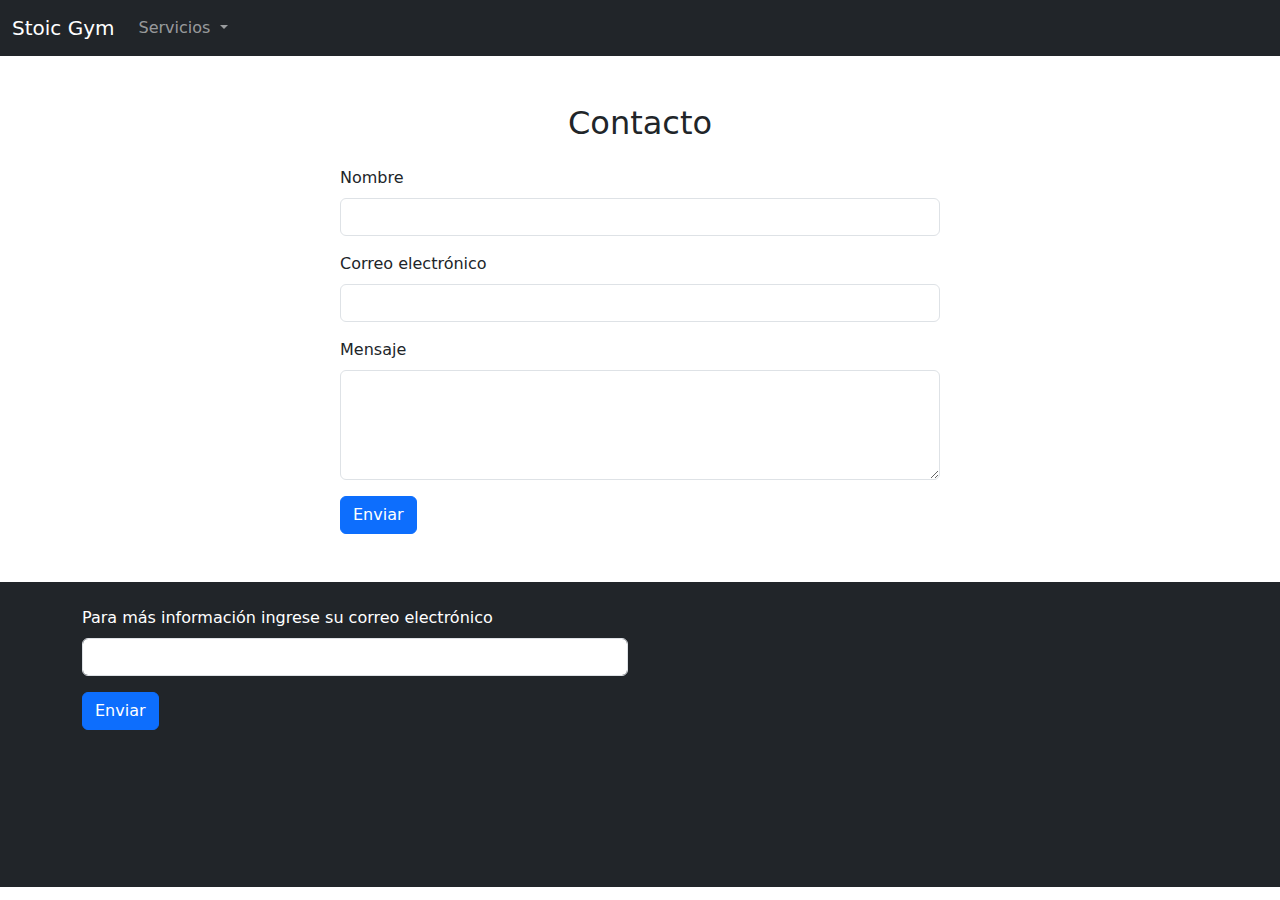
<file: contacto.html>
<!DOCTYPE html>
<html lang="es">
<head>
  <meta charset="UTF-8" />
  <meta name="viewport" content="width=device-width, initial-scale=1.0" />
  <title>Contacto - Stoic Gym</title>
  <link rel="stylesheet" href="assets/bootstrap/css/bootstrap.min.css" />
  <link rel="stylesheet" href="https://cdn.jsdelivr.net/npm/bootstrap-icons@1.11.3/font/bootstrap-icons.css" />
  <link rel="stylesheet" href="assets/style/style-contacto.css" />
</head>
<body>

      <!-- Header con Mega Menú -->
  <nav class="navbar navbar-expand-lg navbar-dark bg-dark">
    <div class="container-fluid">
      <a class="navbar-brand" href="index.html">Stoic Gym</a>
      <button class="navbar-toggler" type="button" data-bs-toggle="collapse" data-bs-target="#navbarNav">
        <span class="navbar-toggler-icon"></span>
      </button>
      <div class="collapse navbar-collapse" id="navbarNav">
        <ul class="navbar-nav">
          <li class="nav-item dropdown">
            <a class="nav-link dropdown-toggle" href="#" id="megaMenu" role="button" data-bs-toggle="dropdown">
              Servicios
            </a>
            <!-- Submenús estilo mega-menu -->
            <ul class="dropdown-menu mega-menu p-3">
              <li><a class="dropdown-item" href="clases.html">Clases</a></li>
              <li><a class="dropdown-item" href="entrenadores.html">Entrenadores</a></li>
              <li><a class="dropdown-item" href="contacto.html">Contacto</a></li>
              <li><a href="precios.html" class="dropdown-item">Precios</a></li>
              <li><a href="blog.html" class="dropdown-item">Blog</a></li>
            </ul>
          </li>
        </ul>
      </div>
    </div>
  </nav>

  <div class="container py-5">
    <h2 class="text-center mb-4">Contacto</h2>

    <!-- Formulario de contacto con validación -->
    <form id="contactForm" class="form-section">
      <div class="mb-3">
        <label for="nombre" class="form-label">Nombre</label>
        <input type="text" class="form-control" id="nombre" required />
        <div class="invalid-feedback">Por favor ingrese su nombre.</div>
      </div>
      <div class="mb-3">
        <label for="email" class="form-label">Correo electrónico</label>
        <input type="email" class="form-control" id="email" required />
        <div class="invalid-feedback">Ingrese un email válido.</div>
      </div>
      <div class="mb-3">
        <label for="mensaje" class="form-label">Mensaje</label>
        <textarea class="form-control" id="mensaje" rows="4" required></textarea>
        <div class="invalid-feedback">Escriba su mensaje.</div>
      </div>
      <button type="submit" class="btn btn-primary">Enviar</button>
      <!-- Spinner al enviar -->
      <div class="spinner-border text-primary ms-3" role="status" id="spinner">
        <span class="visually-hidden">Cargando...</span>
      </div>
    </form>
  </div>

  <!-- Modal de confirmación -->
  <div class="modal fade" id="confirmModal" tabindex="-1" aria-labelledby="confirmModalLabel" aria-hidden="true">
    <div class="modal-dialog">
      <div class="modal-content">
        <div class="modal-header">
          <h5 class="modal-title" id="confirmModalLabel">Mensaje enviado</h5>
          <button type="button" class="btn-close" data-bs-dismiss="modal" aria-label="Cerrar"></button>
        </div>
        <div class="modal-body">
          ¡Gracias por contactarnos! Te responderemos pronto.
        </div>
        <div class="modal-footer">
          <button type="button" class="btn btn-secondary" data-bs-dismiss="modal">Cerrar</button>
        </div>
      </div>
    </div>
  </div>

  <!-- Footer con formulario de contacto y mapa embebido -->
  <footer class="bg-dark text-white p-4">
    <div class="container">
      <div class="row">
        <!-- Formulario con spinner -->
        <div class="col-md-6">
          <form id="contactForm">
            <div class="mb-3">
              <label for="email" class="form-label">Para más información ingrese su correo electrónico</label>
              <input type="email" class="form-control" id="email" required>
            </div>
            <button type="submit" class="btn btn-primary">
              Enviar <span id="spinner" class="spinner-border spinner-border-sm d-none"></span>
            </button>
          </form>
        </div>
        <!-- Mapa -->
        <div class="col-md-6">
            <iframe src="https://www.google.com/maps/embed?pb=!1m18!1m12!1m3!1d3151.835434509999!2d144.9537353153164!3d-37.81627997975144!2m3!1f0!2f0!3f0!3m2!1i1024!2i768!4f13.1!3m3!1m2!1s0x6ad642af0f7b5a9b%3A0x5045675218ceed30!2sStoic%20Gym!5e0!3m2!1ses-419!2sar!4v1633031234567" width="100%" height="250" style="border:0;" allowfullscreen="" loading="lazy"></iframe>
        </div>
      </div>
    </div>
  </footer>
  


  <!-- Scripts -->
  <script src="assets/jquery/jquery-3.7.1.min.js"></script>
  <script src="assets/bootstrap/js/bootstrap.bundle.min.js"></script>
  <script src="assets/js/spinner-envio.js"></script>
  <script src="assets/js/validacion-real.js"></script>
</body>
</html>
</file>
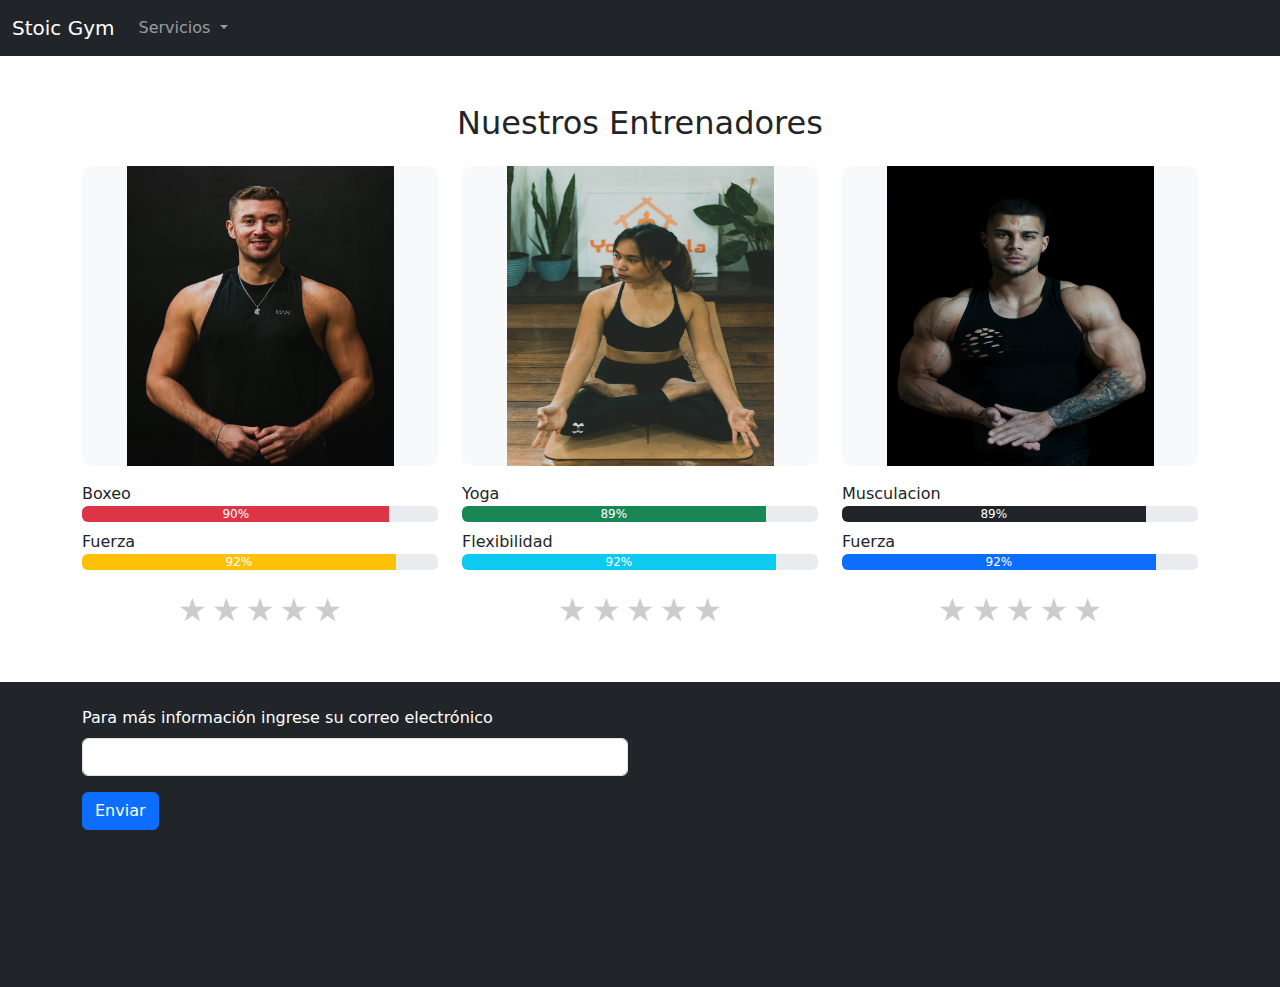
<file: entrenadores.html>
<!DOCTYPE html>
<html lang="en">
<head>
  <meta charset="UTF-8" />
  <meta name="viewport" content="width=device-width, initial-scale=1.0" />
  <link rel="stylesheet" href="assets/bootstrap/css/bootstrap.min.css" />
  <link rel="stylesheet" href="assets/style/style-entrenadores.css" />
  <link rel="stylesheet" href="https://cdn.jsdelivr.net/npm/bootstrap-icons@1.11.3/font/bootstrap-icons.css" />
  <title>Entrenadores - Stoic Gym</title>
</head>
<body>
      <!-- Header con Mega Menú -->
  <nav class="navbar navbar-expand-lg navbar-dark bg-dark">
    <div class="container-fluid">
      <a class="navbar-brand" href="index.html">Stoic Gym</a>
      <button class="navbar-toggler" type="button" data-bs-toggle="collapse" data-bs-target="#navbarNav">
        <span class="navbar-toggler-icon"></span>
      </button>
      <div class="collapse navbar-collapse" id="navbarNav">
        <ul class="navbar-nav">
          <li class="nav-item dropdown">
            <a class="nav-link dropdown-toggle" href="#" id="megaMenu" role="button" data-bs-toggle="dropdown">
              Servicios
            </a>
            <!-- Submenús estilo mega-menu -->
            <ul class="dropdown-menu mega-menu p-3">
              <li><a class="dropdown-item" href="clases.html">Clases</a></li>
              <li><a class="dropdown-item" href="entrenadores.html">Entrenadores</a></li>
              <li><a class="dropdown-item" href="contacto.html">Contacto</a></li>
              <li><a href="precios.html" class="dropdown-item">Precios</a></li>
              <li><a href="blog.html" class="dropdown-item">Blog</a></li>
            </ul>
          </li>
        </ul>
      </div>
    </div>
  </nav>

  <!-- Tarjetas de entrenadores con efecto flip -->
  <div class="container my-5">
    <h2 class="text-center mb-4">Nuestros Entrenadores</h2>
    <div class="row row-cols-1 row-cols-md-3 g-4">
      <!-- Entrenador 1 -->
      <div class="col">
        <div class="flip-card">
          <div class="flip-card-inner">
            <div class="flip-card-front">
              <img src="assets/img/samuel-girven-Ppua0I4VjqE-unsplash.jpg" class="img-fluid w-75 h-100" alt="Entrenador 1">
            </div>
            <div class="flip-card-back">
              <div>
                <h5>Saul Hernandez</h5>
                <p>Especialista en Boxeo</p>
              </div>
            </div>
          </div>
        </div>
        <!-- Barras de habilidad -->
        <div class="mt-3">
          <label>Boxeo</label>
          <div class="progress">
            <div class="progress-bar bg-danger" role="progressbar" style="width: 0%">90%</div>
          </div>
          <label class="mt-2">Fuerza</label>
          <div class="progress">
            <div class="progress-bar bg-warning" role="progressbar" style="width: 0%">92%</div>
          </div>
        </div>
        <!-- Rating con estrellas -->
        <div class="star-rating mt-3 text-center">
          <input type="radio" id="star5a" name="rating1" value="5"><label for="star5a">★</label>
          <input type="radio" id="star4a" name="rating1" value="4"><label for="star4a">★</label>
          <input type="radio" id="star3a" name="rating1" value="3"><label for="star3a">★</label>
          <input type="radio" id="star2a" name="rating1" value="2"><label for="star2a">★</label>
          <input type="radio" id="star1a" name="rating1" value="1"><label for="star1a">★</label>
        </div>
      </div>

      <!-- Entrenador 2 -->
      <div class="col">
        <div class="flip-card">
          <div class="flip-card-inner">
            <div class="flip-card-front">
              <img src="assets/img/yoga-woman.jpg" class="img-fluid w-75 h-100" alt="Entrenador 2">
            </div>
            <div class="flip-card-back">
              <div>
                <h5>Sofia Cruz</h5>
                <p>Coach de Yoga</p>
              </div>
            </div>
          </div>
        </div>
        <div class="mt-3">
          <label>Yoga</label>
          <div class="progress">
            <div class="progress-bar bg-success" role="progressbar" style="width: 0%">89%</div>
          </div>
          <label class="mt-2">Flexibilidad</label>
          <div class="progress">
            <div class="progress-bar bg-info" role="progressbar" style="width: 0%">92%</div>
          </div>
        </div>
        <div class="star-rating mt-3 text-center">
          <input type="radio" id="star5b" name="rating2" value="5"><label for="star5b">★</label>
          <input type="radio" id="star4b" name="rating2" value="4"><label for="star4b">★</label>
          <input type="radio" id="star3b" name="rating2" value="3"><label for="star3b">★</label>
          <input type="radio" id="star2b" name="rating2" value="2"><label for="star2b">★</label>
          <input type="radio" id="star1b" name="rating2" value="1"><label for="star1b">★</label>
        </div>
      </div>

      <!-- Entrenador 3 -->
      <div class="col">
        <div class="flip-card">
          <div class="flip-card-inner">
            <div class="flip-card-front">
              <img src="assets/img/norbert-buduczki-XbQrJfKbAYs-unsplash.jpg" class="img-fluid w-75 h-100" alt="Entrenador 2">
            </div>
            <div class="flip-card-back">
              <div>
                <h5>Jorge Gutierrez</h5>
                <p>Coach de Musculacion</p>
              </div>
            </div>
          </div>
        </div>
        <div class="mt-3">
          <label>Musculacion</label>
          <div class="progress">
            <div class="progress-bar bg-dark" role="progressbar" style="width: 0%">89%</div>
          </div>
          <label class="mt-2">Fuerza</label>
          <div class="progress">
            <div class="progress-bar bg-opacity-100" role="progressbar" style="width: 0%">92%</div>
          </div>
        </div>
        <div class="star-rating mt-3 text-center">
          <input type="radio" id="star5b" name="rating2" value="5"><label for="star5b">★</label>
          <input type="radio" id="star4b" name="rating2" value="4"><label for="star4b">★</label>
          <input type="radio" id="star3b" name="rating2" value="3"><label for="star3b">★</label>
          <input type="radio" id="star2b" name="rating2" value="2"><label for="star2b">★</label>
          <input type="radio" id="star1b" name="rating2" value="1"><label for="star1b">★</label>
        </div>
      </div>


    </div>
  </div>

    <!-- Footer con formulario de contacto y mapa embebido -->
    <footer class="bg-dark text-white p-4">
      <div class="container">
        <div class="row">
          <!-- Formulario con spinner -->
          <div class="col-md-6">
            <form id="contactForm">
              <div class="mb-3">
                <label for="email" class="form-label">Para más información ingrese su correo electrónico</label>
                <input type="email" class="form-control" id="email" required>
              </div>
              <button type="submit" class="btn btn-primary">
                Enviar <span id="spinner" class="spinner-border spinner-border-sm d-none"></span>
              </button>
            </form>
          </div>
          <!-- Mapa -->
          <div class="col-md-6">
              <iframe src="https://www.google.com/maps/embed?pb=!1m18!1m12!1m3!1d3151.835434509999!2d144.9537353153164!3d-37.81627997975144!2m3!1f0!2f0!3f0!3m2!1i1024!2i768!4f13.1!3m3!1m2!1s0x6ad642af0f7b5a9b%3A0x5045675218ceed30!2sStoic%20Gym!5e0!3m2!1ses-419!2sar!4v1633031234567" width="100%" height="250" style="border:0;" allowfullscreen="" loading="lazy"></iframe>
          </div>
        </div>
      </div>
    </footer>
    

    <!-- Scripts -->
    <script src="assets/jquery/jquery-3.7.1.min.js"></script>
    <script src="assets/bootstrap/js/bootstrap.bundle.min.js"></script>
    <script src="assets/js/animar-barras.js"></script>
    <script src="assets/js/valor-estrellas.js"></script>
</body>
</html>
</file>
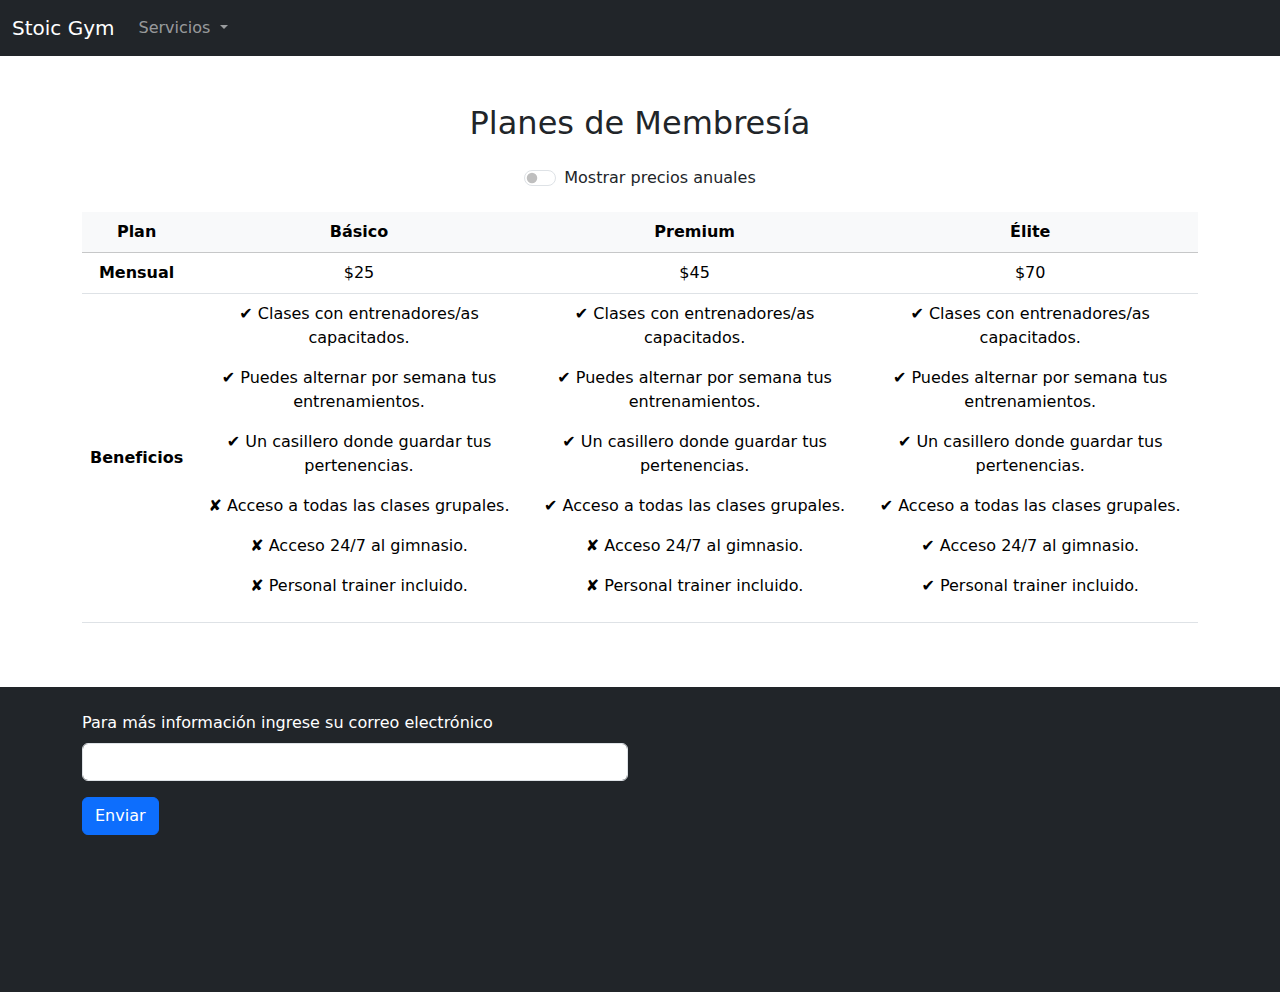
<file: precios.html>
<!DOCTYPE html>
<html lang="es">
<head>
  <meta charset="UTF-8" />
  <meta name="viewport" content="width=device-width, initial-scale=1.0" />
  <title>Precios - Stoic Gym</title>
  <link rel="stylesheet" href="assets/bootstrap/css/bootstrap.min.css" />
  <link rel="stylesheet" href="https://cdn.jsdelivr.net/npm/bootstrap-icons@1.11.3/font/bootstrap-icons.css" />
  <link rel="stylesheet" href="assets/style/style-precios.css">
</head>
<body>
  <!-- Header con Mega Menú -->
  <nav class="navbar navbar-expand-lg navbar-dark bg-dark">
    <div class="container-fluid">
      <a class="navbar-brand" href="index.html">Stoic Gym</a>
      <button class="navbar-toggler" type="button" data-bs-toggle="collapse" data-bs-target="#navbarNav">
        <span class="navbar-toggler-icon"></span>
      </button>
      <div class="collapse navbar-collapse" id="navbarNav">
        <ul class="navbar-nav">
          <li class="nav-item dropdown">
            <a class="nav-link dropdown-toggle" href="#" id="megaMenu" role="button" data-bs-toggle="dropdown">
              Servicios
            </a>
            <!-- Submenús estilo mega-menu -->
            <ul class="dropdown-menu mega-menu p-3">
              <li><a class="dropdown-item" href="clases.html">Clases</a></li>
              <li><a class="dropdown-item" href="entrenadores.html">Entrenadores</a></li>
              <li><a class="dropdown-item" href="contacto.html">Contacto</a></li>
              <li><a href="precios.html" class="dropdown-item">Precios</a></li>
              <li><a href="blog.html" class="dropdown-item">Blog</a></li>
            </ul>
          </li>
        </ul>
      </div>
    </div>
  </nav>

  <div class="container py-5">
    <h2 class="text-center mb-4">Planes de Membresía</h2>

    <!-- Toggle mensual/anual -->
    <div class="precio-toggle">
      <div class="form-check form-switch">
        <input class="form-check-input" type="checkbox" id="togglePrecios" />
        <label class="form-check-label" for="togglePrecios">Mostrar precios anuales</label>
      </div>
    </div>

    <!-- Tabla de precios -->
    <div class="table-responsive">
      <table class="table table-hover text-center align-middle" id="tablaPrecios">
        <thead class="table-light">
          <tr>
            <th scope="col">Plan</th>
            <th scope="col" data-bs-toggle="tooltip" title="Ideal para quienes van pocas veces al mes">Básico</th>
            <th scope="col" data-bs-toggle="tooltip" title="Incluye todas las clases y acceso completo">Premium</th>
            <th scope="col" data-bs-toggle="tooltip" title="Acceso 24/7, personal trainer y sauna">Élite</th>
          </tr>
        </thead>
        <tbody>
          <tr>
            <th>Mensual</th>
            <td class="precio" data-mensual="25" data-anual="250">$25</td>
            <td class="precio" data-mensual="45" data-anual="450">$45</td>
            <td class="precio" data-mensual="70" data-anual="700">$70</td>
          </tr>
          <tr>
            <th>Beneficios</th>
            <td>
              <p>✔ Clases con entrenadores/as capacitados.</p>
              <p>✔ Puedes alternar por semana tus entrenamientos.</p>
              <p>✔ Un casillero donde guardar tus pertenencias.</p>
              <p>✘ Acceso a todas las clases grupales.</p>
              <p>✘ Acceso 24/7 al gimnasio.</p>
              <p>✘ Personal trainer incluido.</p>
            </td>
            <td>
              <p>✔ Clases con entrenadores/as capacitados.</p>
              <p>✔ Puedes alternar por semana tus entrenamientos.</p>
              <p>✔ Un casillero donde guardar tus pertenencias.</p>
              <p>✔ Acceso a todas las clases grupales.</p>
              <p>✘ Acceso 24/7 al gimnasio.</p>
              <p>✘ Personal trainer incluido.</p>
            </td>
            <td>
              <p>✔ Clases con entrenadores/as capacitados.</p>
              <p>✔ Puedes alternar por semana tus entrenamientos.</p>
              <p>✔ Un casillero donde guardar tus pertenencias.</p>
              <p>✔ Acceso a todas las clases grupales.</p>
              <p>✔ Acceso 24/7 al gimnasio.</p>
              <p>✔ Personal trainer incluido.</p>
            </td>
          </tr>
        </tbody>

      </table>
    </div>
  </div>

    <!-- Footer con formulario de contacto y mapa embebido -->
    <footer class="bg-dark text-white p-4">
      <div class="container">
        <div class="row">
          <!-- Formulario con spinner -->
          <div class="col-md-6">
            <form id="contactForm">
              <div class="mb-3">
                <label for="email" class="form-label">Para más información ingrese su correo electrónico</label>
                <input type="email" class="form-control" id="email" required>
              </div>
              <button type="submit" class="btn btn-primary">
                Enviar <span id="spinner" class="spinner-border spinner-border-sm d-none"></span>
              </button>
            </form>
          </div>
          <!-- Mapa -->
          <div class="col-md-6">
              <iframe src="https://www.google.com/maps/embed?pb=!1m18!1m12!1m3!1d3151.835434509999!2d144.9537353153164!3d-37.81627997975144!2m3!1f0!2f0!3f0!3m2!1i1024!2i768!4f13.1!3m3!1m2!1s0x6ad642af0f7b5a9b%3A0x5045675218ceed30!2sStoic%20Gym!5e0!3m2!1ses-419!2sar!4v1633031234567" width="100%" height="250" style="border:0;" allowfullscreen="" loading="lazy"></iframe>
          </div>
        </div>
      </div>
    </footer>
    

  <!-- Scripts -->
  <script src="assets/jquery/jquery-3.7.1.min.js"></script>
  <script src="assets/bootstrap/js/bootstrap.bundle.min.js"></script>
  <script src="assets/js/precios.js"></script>
</body>
</html>
</file>
<file: assets/style/style-contacto.css>
.form-section {
    max-width: 600px;
    margin: auto;
  }
  .spinner-border {
    display: none;
  }
</file>
<file: assets/style/style-entrenadores.css>
/* Tarjeta con efecto flip */
 .flip-card {
    background-color: transparent;
    width: 100%;
    perspective: 1000px;
  }
  .flip-card-inner {
    position: relative;
    width: 100%;
    height: 300px;
    text-align: center;
    transition: transform 0.6s;
    transform-style: preserve-3d;
  }
  .flip-card:hover .flip-card-inner {
    transform: rotateY(180deg);
  }
  .flip-card-front, .flip-card-back {
    position: absolute;
    width: 100%;
    height: 100%;
    backface-visibility: hidden;
    border-radius: 10px;
    overflow: hidden;
  }
  .flip-card-front {
    background-color: #f8f9fa;
    display: flex;
    align-items: center;
    justify-content: center;
  }
  .flip-card-back {
    background-color: #343a40;
    color: white;
    transform: rotateY(180deg);
    display: flex;
    align-items: center;
    justify-content: center;
    padding: 1rem;
  }
  /* Estrellas de rating */
  .star-rating input {
    display: none;
  }
  .star-rating label {
    font-size: 2rem;
    color: #ccc;
    cursor: pointer;
  }
  .star-rating input:checked ~ label,
  .star-rating label:hover,
  .star-rating label:hover ~ label {
    color: #ffc107;
  }
</file>
<file: assets/style/style-precios.css>
.precio-toggle {
    display: flex;
    justify-content: center;
    gap: 10px;
    margin-bottom: 20px;
  }
  .highlighted {
    background-color: #e8f0ff;
  }
</file>
